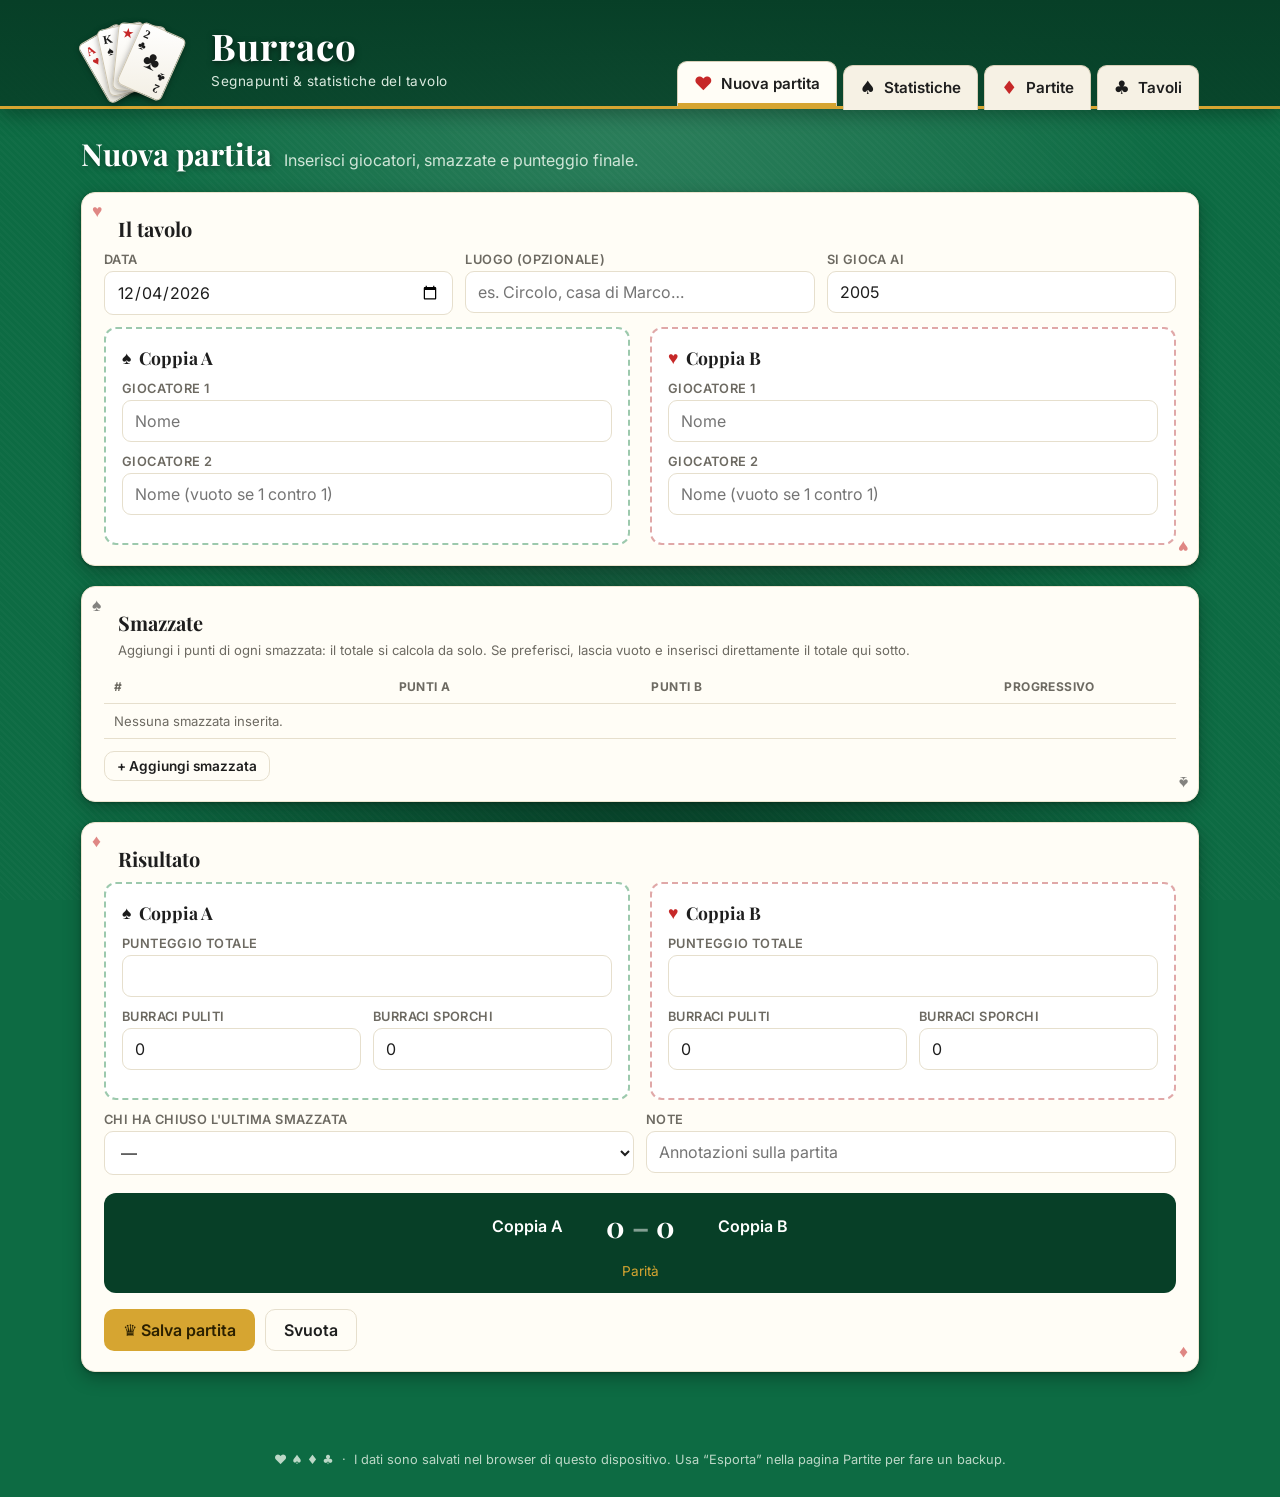
<file: index.html>
<!doctype html>
<html lang="it">
<head>
  <meta charset="utf-8">
  <meta name="viewport" content="width=device-width, initial-scale=1">
  <title>Burraco · Nuova partita</title>
  <link rel="preconnect" href="https://fonts.googleapis.com">
  <link href="https://fonts.googleapis.com/css2?family=Inter:wght@400;600;700&family=Playfair+Display:wght@700&display=swap" rel="stylesheet">
  <link rel="stylesheet" href="assets/style.css">
  <link rel="icon" href="data:image/svg+xml,<svg xmlns='http://www.w3.org/2000/svg' viewBox='0 0 100 100'><text y='.9em' font-size='90' fill='%23c62828'>♥</text></svg>">
</head>
<body data-page="nuova">
  <header id="site-header"></header>
  <main>
    <div class="page-title">
      <h2 id="form-title">Nuova partita</h2>
      <p>Inserisci giocatori, smazzate e punteggio finale.</p>
    </div>

    <form id="game-form" autocomplete="off">
      <div class="panel suit-red" data-suit="♥">
        <h3>Il tavolo</h3>
        <div class="row">
          <div class="field"><label for="data">Data</label><input type="date" id="data" required></div>
          <div class="field"><label for="luogo">Luogo (opzionale)</label><input id="luogo" placeholder="es. Circolo, casa di Marco…"></div>
          <div class="field"><label for="obiettivo">Si gioca ai</label><input type="number" id="obiettivo" value="2005" step="5"></div>
        </div>

        <div class="grid-2">
          <div class="team-box team-a">
            <h4><span class="black">♠</span> Coppia A</h4>
            <div class="field"><label>Giocatore 1</label><input class="player" id="a1" list="players" required placeholder="Nome"></div>
            <div class="field"><label>Giocatore 2</label><input class="player" id="a2" list="players" placeholder="Nome (vuoto se 1 contro 1)"></div>
          </div>
          <div class="team-box team-b">
            <h4><span class="red">♥</span> Coppia B</h4>
            <div class="field"><label>Giocatore 1</label><input class="player" id="b1" list="players" required placeholder="Nome"></div>
            <div class="field"><label>Giocatore 2</label><input class="player" id="b2" list="players" placeholder="Nome (vuoto se 1 contro 1)"></div>
          </div>
        </div>
        <datalist id="players"></datalist>
      </div>

      <div class="panel" data-suit="♠">
        <h3>Smazzate</h3>
        <p class="hint" style="margin:-4px 0 12px 14px">Aggiungi i punti di ogni smazzata: il totale si calcola da solo. Se preferisci, lascia vuoto e inserisci direttamente il totale qui sotto.</p>
        <div class="table-wrap">
          <table class="hands">
            <thead><tr><th>#</th><th class="num">Punti A</th><th class="num">Punti B</th><th class="num">Progressivo</th><th></th></tr></thead>
            <tbody id="hands-body"></tbody>
          </table>
        </div>
        <div class="btn-row" style="margin-top:12px">
          <button type="button" class="btn ghost small" id="add-hand">+ Aggiungi smazzata</button>
        </div>
      </div>

      <div class="panel suit-red" data-suit="♦">
        <h3>Risultato</h3>
        <div class="grid-2">
          <div class="team-box team-a">
            <h4><span class="black">♠</span> <span class="lbl-a">Coppia A</span></h4>
            <div class="field"><label>Punteggio totale</label><input type="number" id="puntiA" required step="5"></div>
            <div class="row">
              <div class="field"><label>Burraci puliti</label><input type="number" id="pulitiA" min="0" value="0"></div>
              <div class="field"><label>Burraci sporchi</label><input type="number" id="sporchiA" min="0" value="0"></div>
            </div>
          </div>
          <div class="team-box team-b">
            <h4><span class="red">♥</span> <span class="lbl-b">Coppia B</span></h4>
            <div class="field"><label>Punteggio totale</label><input type="number" id="puntiB" required step="5"></div>
            <div class="row">
              <div class="field"><label>Burraci puliti</label><input type="number" id="pulitiB" min="0" value="0"></div>
              <div class="field"><label>Burraci sporchi</label><input type="number" id="sporchiB" min="0" value="0"></div>
            </div>
          </div>
        </div>
        <div class="row" style="margin-top:12px">
          <div class="field"><label for="chiusura">Chi ha chiuso l'ultima smazzata</label>
            <select id="chiusura"><option value="">—</option><option value="A">Coppia A</option><option value="B">Coppia B</option></select>
          </div>
          <div class="field"><label for="note">Note</label><input id="note" placeholder="Annotazioni sulla partita"></div>
        </div>

        <div class="preview" id="preview"></div>

        <div class="btn-row">
          <button type="submit" class="btn gold" id="save-btn">♛ Salva partita</button>
          <button type="button" class="btn ghost" id="reset-btn">Svuota</button>
          <a class="btn ghost" href="partite.html" id="cancel-edit" hidden>Annulla modifica</a>
        </div>
      </div>
    </form>
  </main>

  <script src="assets/common.js"></script>
  <script src="assets/nuova.js"></script>
</body>
</html>
</file>
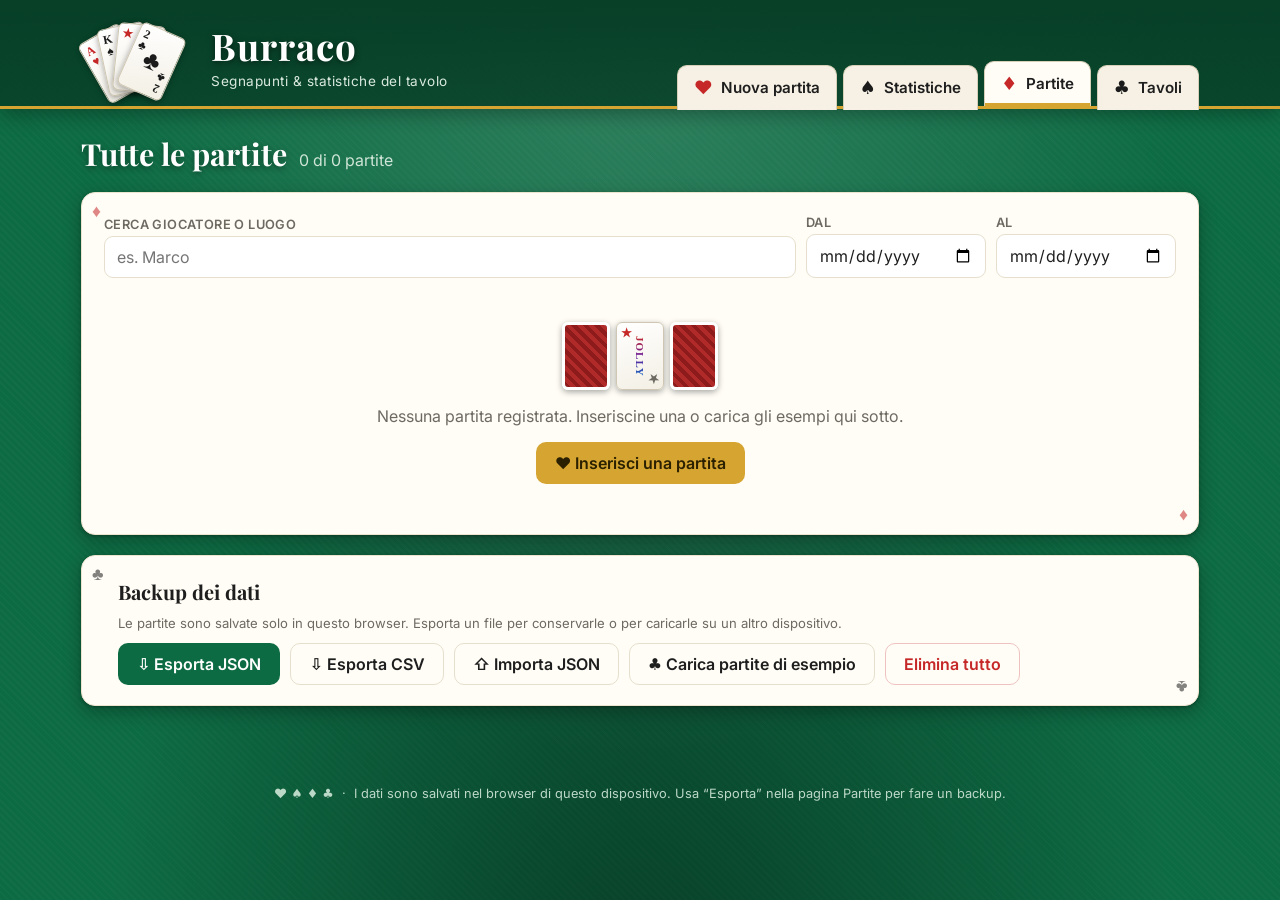
<file: partite.html>
<!doctype html>
<html lang="it">
<head>
  <meta charset="utf-8">
  <meta name="viewport" content="width=device-width, initial-scale=1">
  <title>Burraco · Partite</title>
  <link rel="preconnect" href="https://fonts.googleapis.com">
  <link href="https://fonts.googleapis.com/css2?family=Inter:wght@400;600;700&family=Playfair+Display:wght@700&display=swap" rel="stylesheet">
  <link rel="stylesheet" href="assets/style.css">
  <link rel="icon" href="data:image/svg+xml,<svg xmlns='http://www.w3.org/2000/svg' viewBox='0 0 100 100'><text y='.9em' font-size='90' fill='%23c62828'>♦</text></svg>">
</head>
<body data-page="partite">
  <header id="site-header"></header>
  <main>
    <div class="page-title">
      <h2>Tutte le partite</h2>
      <p id="count"></p>
    </div>

    <div class="panel suit-red" data-suit="♦">
      <div class="toolbar">
        <div class="field"><label for="q">Cerca giocatore o luogo</label><input id="q" placeholder="es. Marco"></div>
        <div class="field" style="max-width:180px"><label for="dal">Dal</label><input type="date" id="dal"></div>
        <div class="field" style="max-width:180px"><label for="al">Al</label><input type="date" id="al"></div>
      </div>
      <div id="list"></div>
    </div>

    <div class="panel" data-suit="♣">
      <h3>Backup dei dati</h3>
      <p class="hint" style="margin:0 0 12px 14px">Le partite sono salvate solo in questo browser. Esporta un file per conservarle o per caricarle su un altro dispositivo.</p>
      <div class="btn-row" style="padding-left:14px">
        <button class="btn" id="export">⇩ Esporta JSON</button>
        <button class="btn ghost" id="export-csv">⇩ Esporta CSV</button>
        <label class="btn ghost" style="margin:0;text-transform:none;letter-spacing:0;font-size:inherit;color:var(--ink)">⇧ Importa JSON<input type="file" id="import" accept=".json,application/json" hidden></label>
        <button class="btn ghost" id="demo">♣ Carica partite di esempio</button>
        <button class="btn danger" id="wipe">Elimina tutto</button>
      </div>
    </div>
  </main>

  <script src="assets/common.js"></script>
  <script>
  (function () {
    if (new URLSearchParams(location.search).get('saved')) setTimeout(() => toast('Modifiche salvate ♛'), 300);

    function draw() {
      const all = Store.all();
      const q = norm($('#q').value), dal = $('#dal').value, al = $('#al').value;
      const list = sortByDate(all).filter(g => {
        if (dal && g.data < dal) return false;
        if (al && g.data > al) return false;
        if (!q) return true;
        return [...g.a, ...g.b, g.luogo, g.note].some(s => norm(s).includes(q));
      });
      $('#count').textContent = `${list.length} di ${all.length} partite`;
      if (!all.length) { $('#list').innerHTML = emptyState('Nessuna partita registrata. Inseriscine una o carica gli esempi qui sotto.'); return; }
      if (!list.length) { $('#list').innerHTML = `<p class="empty">Nessuna partita corrisponde ai filtri.</p>`; return; }

      $('#list').innerHTML = list.map(g => {
        const w = winner(g);
        const hands = (g.smazzate || []);
        let ta = 0, tb = 0;
        return `<div class="match" data-id="${g.id}">
          <div class="m-date"><b>${fmtDate(g.data)}</b>${esc(g.luogo || '')}</div>
          <div class="m-team ${w === 'A' ? 'winner' : ''}">${esc(teamName(g.a))}<small>${g.pulitiA || 0} puliti · ${g.sporchiA || 0} sporchi${g.chiusura === 'A' ? ' · chiusura' : ''}</small></div>
          <div class="score">${fmt(g.puntiA)} – ${fmt(g.puntiB)}</div>
          <div class="m-team right ${w === 'B' ? 'winner' : ''}">${esc(teamName(g.b))}<small>${g.pulitiB || 0} puliti · ${g.sporchiB || 0} sporchi${g.chiusura === 'B' ? ' · chiusura' : ''}</small></div>
          <div class="match-actions">
            <button class="btn ghost small" data-act="toggle" title="Dettagli">⋯</button>
            <a class="btn ghost small" href="index.html?edit=${g.id}">Modifica</a>
            <button class="btn danger small" data-act="del">Elimina</button>
          </div>
          <div class="match-detail">
            ${w === 'X' ? '<b>Pareggio</b>' : `<b>Vince ${esc(teamName(w === 'A' ? g.a : g.b))}</b> di ${fmt(Math.abs(g.puntiA - g.puntiB))} punti`}
            ${g.obiettivo ? ` · si giocava ai ${fmt(g.obiettivo)}` : ''}
            ${g.note ? `<br>📝 ${esc(g.note)}` : ''}
            ${hands.length ? `<div class="table-wrap" style="margin-top:8px"><table><thead><tr><th>Smazzata</th><th class="num">${esc(teamName(g.a))}</th><th class="num">${esc(teamName(g.b))}</th><th class="num">Progressivo</th></tr></thead><tbody>
              ${hands.map((h, i) => { ta += h.a; tb += h.b; return `<tr><td>${i + 1}</td><td class="num">${fmt(h.a)}</td><td class="num">${fmt(h.b)}</td><td class="num">${fmt(ta)} – ${fmt(tb)}</td></tr>`; }).join('')}
            </tbody></table></div>` : '<br><span class="hint">Smazzate non registrate.</span>'}
          </div>
        </div>`;
      }).join('');
    }

    $('#list').addEventListener('click', e => {
      const b = e.target.closest('[data-act]');
      if (!b) return;
      const m = b.closest('.match');
      if (b.dataset.act === 'toggle') m.classList.toggle('open');
      if (b.dataset.act === 'del' && confirm('Eliminare questa partita?')) { Store.remove(m.dataset.id); draw(); toast('Partita eliminata'); }
    });
    ['q', 'dal', 'al'].forEach(id => $('#' + id).addEventListener('input', draw));

    function download(name, text, type) {
      const a = document.createElement('a');
      a.href = URL.createObjectURL(new Blob([text], { type }));
      a.download = name; a.click();
      setTimeout(() => URL.revokeObjectURL(a.href), 1000);
    }
    $('#export').onclick = () => download(`burraco-${today()}.json`, JSON.stringify(Store.all(), null, 2), 'application/json');
    $('#export-csv').onclick = () => {
      const rows = [['data', 'luogo', 'coppiaA_1', 'coppiaA_2', 'coppiaB_1', 'coppiaB_2', 'puntiA', 'puntiB', 'pulitiA', 'sporchiA', 'pulitiB', 'sporchiB', 'chiusura', 'note']];
      sortByDate(Store.all(), false).forEach(g => rows.push([g.data, g.luogo, g.a[0], g.a[1], g.b[0], g.b[1], g.puntiA, g.puntiB, g.pulitiA, g.sporchiA, g.pulitiB, g.sporchiB, g.chiusura, g.note]));
      download(`burraco-${today()}.csv`, rows.map(r => r.map(v => `"${String(v ?? '').replace(/"/g, '""')}"`).join(';')).join('\n'), 'text/csv');
    };
    $('#import').onchange = async e => {
      const f = e.target.files[0]; if (!f) return;
      try {
        const data = JSON.parse(await f.text());
        if (!Array.isArray(data)) throw new Error();
        const cur = Store.all(); const ids = new Set(cur.map(g => g.id));
        let added = 0;
        data.forEach(g => { if (g && g.id && Array.isArray(g.a) && Array.isArray(g.b) && !ids.has(g.id)) { cur.push(g); added++; } });
        Store.save(cur); draw(); toast(`${added} partite importate`);
      } catch (err) { toast('File non valido'); }
      e.target.value = '';
    };
    $('#wipe').onclick = () => { if (confirm('Eliminare TUTTE le partite? Fai prima un backup!')) { Store.save([]); draw(); } };

    $('#demo').onclick = () => {
      const P = ['Marco', 'Giulia', 'Luca', 'Sara', 'Paolo', 'Anna'];
      const pairs = [[['Marco', 'Giulia'], ['Luca', 'Sara']], [['Marco', 'Giulia'], ['Paolo', 'Anna']], [['Luca', 'Paolo'], ['Sara', 'Anna']], [['Marco', 'Luca'], ['Giulia', 'Sara']], [['Paolo', 'Anna'], ['Luca', 'Sara']]];
      const cur = Store.all();
      const r = (a, b) => Math.round((a + Math.random() * (b - a)) / 5) * 5;
      for (let i = 0; i < 24; i++) {
        const [a, b] = pairs[i % pairs.length];
        const d = new Date(); d.setDate(d.getDate() - (24 - i) * 4);
        const smazzate = []; let ta = 0, tb = 0;
        while (ta < 2005 && tb < 2005) { const h = { a: r(-150, 1100), b: r(-150, 1100) }; smazzate.push(h); ta += h.a; tb += h.b; }
        cur.push({
          id: uid(), creato: Date.now() + i, data: d.toISOString().slice(0, 10), luogo: i % 3 ? 'Circolo' : 'Casa', obiettivo: 2005,
          a: [...a], b: [...b], puntiA: ta, puntiB: tb,
          pulitiA: r(0, 15) / 5 | 0, sporchiA: r(0, 20) / 5 | 0, pulitiB: r(0, 15) / 5 | 0, sporchiB: r(0, 20) / 5 | 0,
          chiusura: ta > tb ? 'A' : 'B', note: '', smazzate
        });
      }
      Store.save(cur); draw(); toast('24 partite di esempio caricate');
    };

    draw();
  })();
  </script>
</body>
</html>
</file>
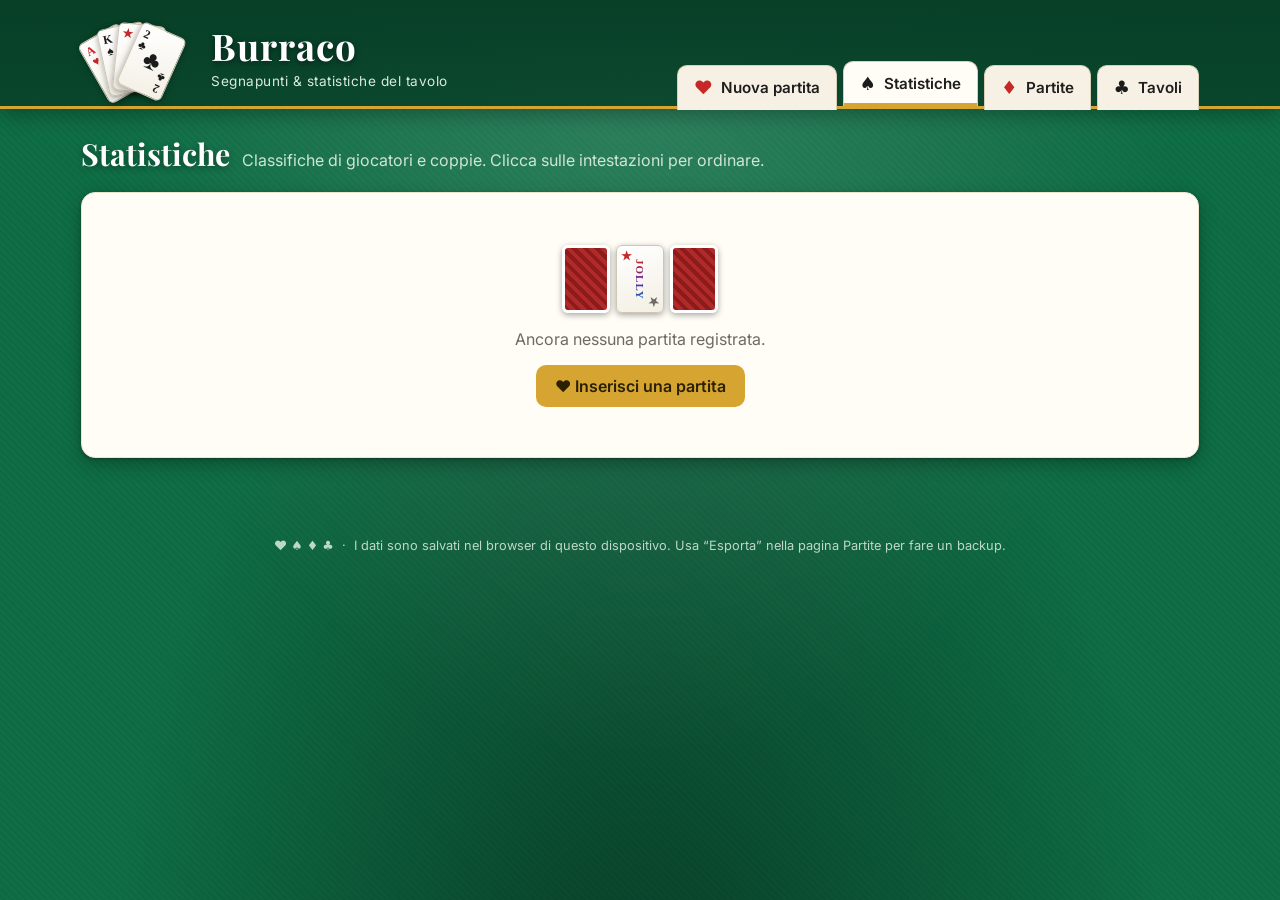
<file: statistiche.html>
<!doctype html>
<html lang="it">
<head>
  <meta charset="utf-8">
  <meta name="viewport" content="width=device-width, initial-scale=1">
  <title>Burraco · Statistiche</title>
  <link rel="preconnect" href="https://fonts.googleapis.com">
  <link href="https://fonts.googleapis.com/css2?family=Inter:wght@400;600;700&family=Playfair+Display:wght@700&display=swap" rel="stylesheet">
  <link rel="stylesheet" href="assets/style.css">
  <link rel="icon" href="data:image/svg+xml,<svg xmlns='http://www.w3.org/2000/svg' viewBox='0 0 100 100'><text y='.9em' font-size='90'>♠</text></svg>">
</head>
<body data-page="statistiche">
  <header id="site-header"></header>
  <main>
    <div class="page-title">
      <h2>Statistiche</h2>
      <p>Classifiche di giocatori e coppie. Clicca sulle intestazioni per ordinare.</p>
    </div>
    <div id="content"></div>
  </main>
  <script src="assets/common.js"></script>
  <script>
  (function () {
    const list = Store.all();
    const root = $('#content');
    if (!list.length) { root.innerHTML = `<div class="panel">${emptyState('Ancora nessuna partita registrata.')}</div>`; return; }

    const players = statsByPlayer(list);
    const teams = statsByTeam(list);
    let best = null, totBurraci = 0, totPunti = 0, maxDiff = null;
    list.forEach(g => {
      ['A', 'B'].forEach(s => {
        const sd = side(g, s);
        totBurraci += sd.puliti + sd.sporchi;
        totPunti += sd.punti;
        if (!best || sd.punti > best.punti) best = sd;
      });
      const d = Math.abs(g.puntiA - g.puntiB);
      if (!maxDiff || d > maxDiff.d) maxDiff = { d, g };
    });
    const topPlayer = [...players].filter(p => p.g >= 1).sort((a, b) => b.winPct - a.winPct || b.v - a.v)[0];
    const topTeam = [...teams].sort((a, b) => b.v - a.v || b.winPct - a.winPct)[0];

    const kpi = (suit, red, label, value, sub) => `<div class="kpi"><span class="k-suit ${red ? 'red' : 'black'}">${suit}</span>
      <div class="k-label">${label}</div><div class="k-value">${value}</div><div class="k-sub">${sub || ''}</div></div>`;

    root.innerHTML = `
      <div class="kpis">
        ${kpi('♥', 1, 'Partite giocate', fmt(list.length), `${players.length} giocatori · ${teams.length} coppie`)}
        ${kpi('♠', 0, 'Miglior giocatore', esc(topPlayer.label), `${topPlayer.winPct}% vittorie su ${topPlayer.g} partite`)}
        ${kpi('♦', 1, 'Coppia più vincente', esc(topTeam.label), `${topTeam.v} vittorie su ${topTeam.g}`)}
        ${kpi('♣', 0, 'Punteggio record', fmt(best.punti), `${esc(teamName(best.players))} · ${fmtDate(best.game.data)}`)}
        ${kpi('♥', 1, 'Media punti per coppia', fmt(totPunti / (list.length * 2)), 'a partita')}
        ${kpi('★', 1, 'Burraci totali', fmt(totBurraci), `vittoria più netta: +${fmt(maxDiff.d)}`)}
      </div>
      <div class="panel" data-suit="♠"><h3>Classifica giocatori</h3><div id="t-players"></div></div>
      <div class="panel suit-red" data-suit="♦"><h3>Classifica coppie</h3><div id="t-teams"></div></div>
      <div class="panel" data-suit="♣"><h3>Partite per mese</h3><div id="t-months"></div></div>`;

    const cols = [
      { key: 'label', label: 'Nome', render: r => `<b>${esc(r.label)}</b>` },
      { key: 'g', label: 'G', num: 1, title: 'Partite giocate' },
      { key: 'v', label: 'V', num: 1, title: 'Vittorie' },
      { key: 'p', label: 'P', num: 1, title: 'Sconfitte' },
      { key: 'n', label: 'N', num: 1, title: 'Pareggi' },
      { key: 'winPct', label: '% Vitt.', num: 1, render: r => `${r.winPct}%<span class="meter"><span style="width:${r.winPct}%"></span></span>` },
      { key: 'media', label: 'Media punti', num: 1, render: r => fmt(r.media) },
      { key: 'diff', label: 'Diff. media', num: 1, render: r => `<span style="color:${r.diff >= 0 ? 'var(--win)' : 'var(--lose)'}">${r.diff >= 0 ? '+' : ''}${fmt(r.diff)}</span>` },
      { key: 'max', label: 'Record', num: 1, render: r => fmt(r.max) },
      { key: 'puliti', label: 'B. puliti', num: 1 },
      { key: 'sporchi', label: 'B. sporchi', num: 1 },
      { key: 'chiusure', label: 'Chiusure', num: 1 },
      { key: 'forma', label: 'Ultime 5', sortable: false, render: r => formDots(r.forma) }
    ];
    sortableTable($('#t-players'), players, cols, 'winPct');
    sortableTable($('#t-teams'), teams, cols, 'v');

    // per mese
    const months = new Map();
    list.forEach(g => {
      const k = (g.data || '').slice(0, 7);
      if (!months.has(k)) months.set(k, { k, g: 0, punti: 0 });
      const m = months.get(k); m.g++; m.punti += g.puntiA + g.puntiB;
    });
    const ms = [...months.values()].sort((a, b) => b.k.localeCompare(a.k));
    const maxG = Math.max(...ms.map(m => m.g));
    const nomeMese = k => { const [y, m] = k.split('-'); return new Date(y, m - 1, 1).toLocaleDateString('it-IT', { month: 'long', year: 'numeric' }); };
    $('#t-months').innerHTML = `<div class="table-wrap"><table><thead><tr><th>Mese</th><th class="num">Partite</th><th></th><th class="num">Punti medi a partita</th></tr></thead><tbody>
      ${ms.map(m => `<tr><td style="text-transform:capitalize">${nomeMese(m.k)}</td><td class="num">${m.g}</td>
        <td style="width:40%"><span class="meter" style="width:100%;margin:0"><span style="width:${pct(m.g, maxG)}%"></span></span></td>
        <td class="num">${fmt(m.punti / m.g)}</td></tr>`).join('')}
    </tbody></table></div>`;
  })();
  </script>
</body>
</html>
</file>
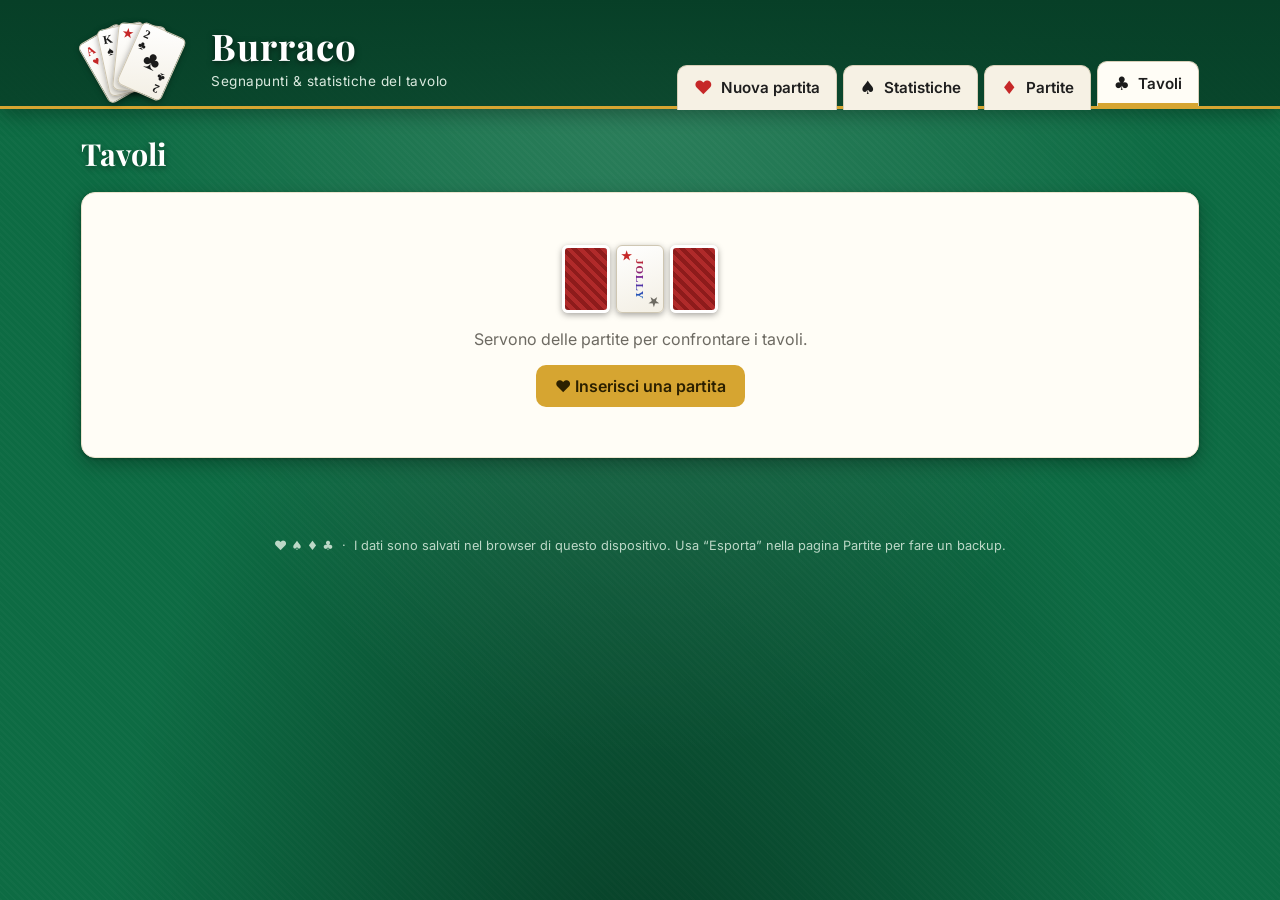
<file: tavoli.html>
<!doctype html>
<html lang="it">
<head>
  <meta charset="utf-8">
  <meta name="viewport" content="width=device-width, initial-scale=1">
  <title>Burraco · Tavoli</title>
  <link rel="preconnect" href="https://fonts.googleapis.com">
  <link href="https://fonts.googleapis.com/css2?family=Inter:wght@400;600;700&family=Playfair+Display:wght@700&display=swap" rel="stylesheet">
  <link rel="stylesheet" href="assets/style.css">
  <link rel="icon" href="data:image/svg+xml,<svg xmlns='http://www.w3.org/2000/svg' viewBox='0 0 100 100'><text y='.9em' font-size='90'>♣</text></svg>">
</head>
<body data-page="tavoli">
  <header id="site-header"></header>
  <main>
    <div class="page-title">
      <h2>Tavoli</h2>
      <p>Scegli la coppia e gli avversari per vedere gli scontri diretti.</p>
    </div>

    <div class="panel" data-suit="♣">
      <div class="versus">
        <div class="team-box team-a">
          <h4><span class="black">♠</span> Coppia</h4>
          <div class="field"><label>Giocatore 1</label><select class="sel" id="c1"></select></div>
          <div class="field"><label>Giocatore 2</label><select class="sel" id="c2"></select></div>
        </div>
        <div class="vs">VS</div>
        <div class="team-box team-b">
          <h4><span class="red">♥</span> Avversari</h4>
          <div class="field"><label>Giocatore 1</label><select class="sel" id="o1"></select></div>
          <div class="field"><label>Giocatore 2</label><select class="sel" id="o2"></select></div>
        </div>
      </div>
      <p class="hint" style="text-align:center">Puoi lasciare vuoti alcuni campi: per esempio scegli solo la coppia per vedere come se la cava contro tutti gli avversari.</p>
      <div class="btn-row" style="justify-content:center">
        <button class="btn ghost small" id="swap">⇄ Inverti</button>
        <button class="btn ghost small" id="clear">Svuota</button>
      </div>
    </div>

    <div id="result"></div>

    <div class="panel suit-red" data-suit="♦" id="popular-panel">
      <h3>Tavoli più giocati</h3>
      <div id="popular"></div>
    </div>
  </main>

  <script src="assets/common.js"></script>
  <script>
  (function () {
    const list = Store.all();
    const players = allPlayers(list);
    const ids = ['c1', 'c2', 'o1', 'o2'];

    if (!list.length) {
      $('main').innerHTML = `<div class="page-title"><h2>Tavoli</h2></div><div class="panel">${emptyState('Servono delle partite per confrontare i tavoli.')}</div>`;
      return;
    }

    ids.forEach(id => $('#' + id).innerHTML = `<option value="">— nessuno —</option>` + players.map(p => `<option value="${esc(norm(p))}">${esc(p)}</option>`).join(''));

    const sel = () => {
      const v = id => $('#' + id).value;
      return { c: [v('c1'), v('c2')].filter(Boolean), o: [v('o1'), v('o2')].filter(Boolean) };
    };
    const nameOf = k => players.find(p => norm(p) === k) || k;
    const has = (team, needed) => { const t = teamPlayers(team).map(norm); return needed.every(n => t.includes(n)); };

    function render() {
      const { c, o } = sel();
      // disabilita i giocatori già scelti negli altri campi
      ids.forEach(id => {
        const others = ids.filter(x => x !== id).map(x => $('#' + x).value).filter(Boolean);
        $$('option', $('#' + id)).forEach(op => op.disabled = op.value && others.includes(op.value));
      });
      // salva selezione nell'URL
      const qs = new URLSearchParams(); ids.forEach(id => $('#' + id).value && qs.set(id, $('#' + id).value));
      history.replaceState(null, '', qs.toString() ? '?' + qs : location.pathname);

      const out = $('#result');
      if (!c.length) { out.innerHTML = ''; return; }

      // partite dal punto di vista della "coppia"
      const sides = [];
      list.forEach(g => ['A', 'B'].forEach(s => {
        const me = s === 'A' ? g.a : g.b, them = s === 'A' ? g.b : g.a;
        if (has(me, c) && has(them, o)) sides.push(side(g, s));
      }));
      sides.sort((x, y) => (y.game.data || '').localeCompare(x.game.data || ''));

      const cName = c.length === 2 ? c.map(nameOf).join(' & ') : nameOf(c[0]) + (c.length === 1 ? ' (con chiunque)' : '');
      const oName = o.length === 2 ? o.map(nameOf).join(' & ') : o.length === 1 ? nameOf(o[0]) + ' (con chiunque)' : 'Tutti gli avversari';

      if (!sides.length) {
        out.innerHTML = `<div class="panel" data-suit="♠">${emptyState(`Nessuna partita tra <b>${esc(cName)}</b> e <b>${esc(oName)}</b>.`, false)}</div>`;
        return;
      }

      const A = newAgg(cName), B = newAgg(oName);
      sides.forEach(sd => {
        addToAgg(A, sd);
        const op = side(sd.game, sd.other); addToAgg(B, op);
      });
      [...sides].reverse().forEach((sd, i) => { A.forma[i] = sd.esito; B.forma[i] = side(sd.game, sd.other).esito; });
      finalizeAgg(A); finalizeAgg(B);

      const row = (label, a, b, f = fmt, higher = true) => {
        const ba = higher ? a > b : a < b, bb = higher ? b > a : b < a;
        return `<tr><td class="${ba ? 'best' : ''}">${f(a)}</td><td>${label}</td><td class="${bb ? 'best' : ''}">${f(b)}</td></tr>`;
      };

      // scomposizione per avversari (se non sono fissati entrambi)
      let breakdown = '';
      if (o.length < 2 || c.length < 2) {
        const m = new Map();
        sides.forEach(sd => {
          const k = (c.length < 2 ? teamKey(sd.players) + '>' : '') + teamKey(sd.opponents);
          const label = (c.length < 2 ? teamName(sd.players) + ' vs ' : '') + teamName(sd.opponents);
          if (!m.has(k)) m.set(k, newAgg(label));
          addToAgg(m.get(k), sd);
        });
        const rows = [...m.values()].map(finalizeAgg);
        breakdown = `<div class="panel" data-suit="♣"><h3>Dettaglio per tavolo</h3><div id="breakdown"></div></div>`;
        setTimeout(() => sortableTable($('#breakdown'), rows, [
          { key: 'label', label: 'Tavolo', render: r => `<b>${esc(r.label)}</b>` },
          { key: 'g', label: 'G', num: 1 }, { key: 'v', label: 'V', num: 1 }, { key: 'p', label: 'P', num: 1 },
          { key: 'winPct', label: '% Vitt.', num: 1, render: r => `${r.winPct}%<span class="meter"><span style="width:${r.winPct}%"></span></span>` },
          { key: 'media', label: 'Media punti', num: 1, render: r => fmt(r.media) },
          { key: 'diff', label: 'Diff. media', num: 1, render: r => `${r.diff >= 0 ? '+' : ''}${fmt(r.diff)}` },
          { key: 'forma', label: 'Ultime 5', sortable: false, render: r => formDots(r.forma) }
        ], 'g'));
      }

      out.innerHTML = `
        <div class="kpis">
          <div class="kpi"><span class="k-suit black">♠</span><div class="k-label">Partite giocate</div><div class="k-value">${A.g}</div><div class="k-sub">dal ${fmtDate(sides[sides.length - 1].game.data)} al ${fmtDate(sides[0].game.data)}</div></div>
          <div class="kpi"><span class="k-suit red">♥</span><div class="k-label">Bilancio</div><div class="k-value">${A.v}–${A.p}${A.n ? '–' + A.n : ''}</div><div class="k-sub">${A.v > A.p ? 'in vantaggio' : A.v < A.p ? 'in svantaggio' : 'in parità'} · ${A.winPct}% vittorie</div></div>
          <div class="kpi"><span class="k-suit black">♣</span><div class="k-label">Serie in corso</div><div class="k-value">${A.serie.replace('V', ' vitt.').replace('P', ' sconf.').replace('N', ' par.')}</div><div class="k-sub">${formDots(A.forma)}</div></div>
          <div class="kpi"><span class="k-suit red">♦</span><div class="k-label">Saldo punti</div><div class="k-value" style="color:${A.pf - A.ps >= 0 ? 'var(--win)' : 'var(--lose)'}">${A.pf - A.ps >= 0 ? '+' : ''}${fmt(A.pf - A.ps)}</div><div class="k-sub">${fmt(A.diff)} a partita</div></div>
        </div>

        <div class="panel" data-suit="♠">
          <h3>Testa a testa</h3>
          <div class="h2h-bar">
            <div class="a" style="width:${pct(A.v, A.g)}%">${A.v || ''}</div>
            <div class="x" style="width:${pct(A.n, A.g)}%">${A.n || ''}</div>
            <div class="b" style="width:${pct(B.v, A.g)}%">${B.v || ''}</div>
          </div>
          <div class="h2h-legend"><span><b class="black">♠ ${esc(cName)}</b></span><span><b class="red">${esc(oName)} ♥</b></span></div>
          <div class="table-wrap" style="margin-top:14px"><table class="compare">
            <thead><tr><th>${esc(cName)}</th><th></th><th>${esc(oName)}</th></tr></thead>
            <tbody>
              ${row('Vittorie', A.v, B.v)}
              ${row('% vittorie', A.winPct, B.winPct, x => x + '%')}
              ${row('Punti totali', A.pf, B.pf)}
              ${row('Media punti', A.media, B.media)}
              ${row('Punteggio record', A.max, B.max)}
              ${row('Burraci puliti', A.puliti, B.puliti)}
              ${row('Burraci sporchi', A.sporchi, B.sporchi)}
              ${row('Burraci a partita', A.burraci / A.g, B.burraci / B.g, fmt1)}
              ${row('Chiusure', A.chiusure, B.chiusure)}
            </tbody>
          </table></div>
        </div>
        ${breakdown}
        <div class="panel suit-red" data-suit="♦">
          <h3>Storico partite</h3>
          ${sides.map(sd => {
            const g = sd.game;
            return `<div class="match">
              <div class="m-date"><b>${fmtDate(g.data)}</b>${esc(g.luogo || '')}</div>
              <div class="m-team ${sd.esito === 'V' ? 'winner' : ''}">${esc(teamName(sd.players))}<small>${sd.puliti} puliti · ${sd.sporchi} sporchi</small></div>
              <div class="score">${fmt(sd.punti)} – ${fmt(sd.avv)}</div>
              <div class="m-team right ${sd.esito === 'P' ? 'winner' : ''}">${esc(teamName(sd.opponents))}</div>
              <div><span class="badge ${sd.esito}">${sd.esito === 'V' ? 'Vittoria' : sd.esito === 'P' ? 'Sconfitta' : 'Pareggio'}</span></div>
            </div>`;
          }).join('')}
        </div>`;
    }

    // tavoli più giocati
    const tables = new Map();
    list.forEach(g => {
      const ka = teamKey(g.a), kb = teamKey(g.b);
      const [k1, k2] = [ka, kb].sort();
      const k = k1 + ' vs ' + k2;
      if (!tables.has(k)) tables.set(k, { a: k1.split('|'), b: k2.split('|'), g: 0 });
      tables.get(k).g++;
    });
    const top = [...tables.values()].sort((x, y) => y.g - x.g).slice(0, 8);
    $('#popular').innerHTML = `<div class="btn-row" style="padding-left:14px">${top.map((t, i) =>
      `<button class="btn ghost small" data-t="${i}">${esc(t.a.map(nameOf).join(' & '))} <span class="red">vs</span> ${esc(t.b.map(nameOf).join(' & '))} · ${t.g}</button>`).join('')}</div>`;
    $('#popular').onclick = e => {
      const b = e.target.closest('[data-t]'); if (!b) return;
      const t = top[b.dataset.t];
      $('#c1').value = t.a[0] || ''; $('#c2').value = t.a[1] || '';
      $('#o1').value = t.b[0] || ''; $('#o2').value = t.b[1] || '';
      render(); window.scrollTo({ top: 0, behavior: 'smooth' });
    };

    ids.forEach(id => $('#' + id).addEventListener('change', render));
    $('#swap').onclick = () => {
      const v = ids.map(id => $('#' + id).value);
      $('#c1').value = v[2]; $('#c2').value = v[3]; $('#o1').value = v[0]; $('#o2').value = v[1];
      render();
    };
    $('#clear').onclick = () => { ids.forEach(id => $('#' + id).value = ''); render(); };

    // ripristina dall'URL
    const qs = new URLSearchParams(location.search);
    ids.forEach(id => { if (qs.get(id)) $('#' + id).value = qs.get(id); });
    render();
  })();
  </script>
</body>
</html>
</file>
<file: assets/style.css>
:root {
  --felt: #0d6b43;
  --felt-dark: #073f27;
  --felt-light: #138a57;
  --paper: #fffdf6;
  --paper-2: #f6f1e4;
  --ink: #1e1e1e;
  --muted: #6d6a62;
  --line: #e6dfcd;
  --red: #c62828;
  --black: #1b1b1b;
  --gold: #d6a531;
  --win: #1e8e4f;
  --lose: #c62828;
  --draw: #8a7f63;
  --radius: 14px;
  --shadow: 0 6px 18px rgba(0, 0, 0, .28), 0 1px 3px rgba(0, 0, 0, .25);
}

* { box-sizing: border-box; }
[hidden] { display: none !important; }

html, body { margin: 0; }

body {
  font-family: "Inter", system-ui, -apple-system, "Segoe UI", Roboto, sans-serif;
  color: var(--ink);
  min-height: 100vh;
  background-color: var(--felt);
  background-image:
    radial-gradient(ellipse at 50% 0%, rgba(255, 255, 255, .14), transparent 60%),
    radial-gradient(ellipse at 50% 120%, rgba(0, 0, 0, .45), transparent 60%),
    repeating-linear-gradient(45deg, rgba(255, 255, 255, .018) 0 2px, transparent 2px 5px);
  background-attachment: fixed;
}

h1, h2, h3 { font-family: "Playfair Display", Georgia, serif; margin: 0 0 .5em; }

a { color: inherit; }

.red { color: var(--red); }
.black { color: var(--black); }

/* ---------- HEADER ---------- */
.site-header {
  background: linear-gradient(180deg, var(--felt-dark), rgba(7, 63, 39, .85));
  border-bottom: 3px solid var(--gold);
  box-shadow: 0 4px 20px rgba(0, 0, 0, .35);
}
.header-inner {
  max-width: 1150px; margin: 0 auto; padding: 18px 16px 0;
  display: flex; flex-wrap: wrap; align-items: flex-end; justify-content: space-between; gap: 12px;
}
.brand { display: flex; align-items: center; gap: 18px; text-decoration: none; padding-bottom: 14px; }
.brand-title { color: #fff; }
.brand-title h1 { font-size: 2.3rem; margin: 0; letter-spacing: 1px; text-shadow: 0 2px 6px rgba(0, 0, 0, .5); }
.brand-title small { color: #d9e9de; font-size: .85rem; letter-spacing: .5px; }

.fan { position: relative; width: 112px; height: 74px; flex-shrink: 0; }
.fan .card { position: absolute; bottom: 0; left: 30px; transform-origin: 50% 110%; }
.fan .card:nth-child(1) { transform: rotate(-30deg); }
.fan .card:nth-child(2) { transform: rotate(-12deg); }
.fan .card:nth-child(3) { transform: rotate(6deg); }
.fan .card:nth-child(4) { transform: rotate(24deg); }

/* ---------- CARTE ---------- */
.card {
  width: 48px; height: 68px; border-radius: 6px;
  background: linear-gradient(160deg, #fff, #f3efe4);
  border: 1px solid #cfc7b3;
  box-shadow: 0 2px 6px rgba(0, 0, 0, .35);
  position: relative; font-family: Georgia, serif; font-weight: bold;
  display: inline-block;
}
.card .c-tl, .card .c-br { position: absolute; font-size: 12px; line-height: 1; text-align: center; }
.card .c-tl { top: 4px; left: 4px; }
.card .c-br { bottom: 4px; right: 4px; transform: rotate(180deg); }
.card .c-mid { position: absolute; inset: 0; display: grid; place-items: center; font-size: 26px; }
.card.joker .c-mid { font-size: 11px; letter-spacing: 1px; writing-mode: vertical-rl; }
.card.joker .c-mid span { background: linear-gradient(180deg, var(--red), #6a1b9a, #1565c0); -webkit-background-clip: text; background-clip: text; color: transparent; }
.card.back {
  background:
    repeating-linear-gradient(45deg, #8e1b1b 0 4px, #b02a2a 4px 8px);
  border: 3px solid #fff;
}

/* ---------- NAV ---------- */
.nav { display: flex; gap: 6px; flex-wrap: wrap; }
.nav a {
  text-decoration: none; font-weight: 600; font-size: .95rem;
  background: var(--paper-2); color: var(--ink);
  padding: 10px 16px 12px; border-radius: 10px 10px 0 0;
  border: 1px solid #d8cfb8; border-bottom: none;
  display: flex; align-items: center; gap: 8px;
  transform: translateY(4px); transition: transform .15s, background .15s;
}
.nav a:hover { transform: translateY(0); background: #fff; }
.nav a.active { background: var(--paper); transform: translateY(0); box-shadow: 0 -3px 0 var(--gold) inset; }
.nav a .suit { font-size: 1.15rem; }

/* ---------- LAYOUT ---------- */
main { max-width: 1150px; margin: 0 auto; padding: 24px 16px 60px; }
.page-title { color: #fff; display: flex; align-items: baseline; gap: 12px; flex-wrap: wrap; margin-bottom: 18px; }
.page-title h2 { font-size: 1.9rem; margin: 0; text-shadow: 0 2px 6px rgba(0, 0, 0, .4); }
.page-title p { margin: 0; color: #cfe5d7; }

.panel {
  background: var(--paper); border-radius: var(--radius); box-shadow: var(--shadow);
  padding: 22px 22px 20px; margin-bottom: 20px; position: relative;
  border: 1px solid #ece4cf;
}
.panel[data-suit]::before, .panel[data-suit]::after {
  content: attr(data-suit); position: absolute; font-size: 1.1rem; opacity: .55; font-family: Georgia, serif;
}
.panel[data-suit]::before { top: 8px; left: 10px; }
.panel[data-suit]::after { bottom: 8px; right: 10px; transform: rotate(180deg); }
.panel.suit-red::before, .panel.suit-red::after { color: var(--red); }
.panel h3 { font-size: 1.25rem; padding-left: 14px; }

.grid-2 { display: grid; grid-template-columns: 1fr 1fr; gap: 20px; }
.grid-3 { display: grid; grid-template-columns: repeat(3, 1fr); gap: 14px; }
@media (max-width: 800px) {
  .grid-2, .grid-3 { grid-template-columns: 1fr; }
}

/* ---------- FORM ---------- */
label { display: block; font-size: .8rem; font-weight: 600; color: var(--muted); margin-bottom: 4px; text-transform: uppercase; letter-spacing: .4px; }
input, select, textarea {
  width: 100%; font: inherit; padding: 10px 12px; border-radius: 9px;
  border: 1px solid var(--line); background: #fff; color: var(--ink);
}
input:focus, select:focus, textarea:focus { outline: 2px solid var(--gold); border-color: var(--gold); }
input[readonly] { background: var(--paper-2); }
.field { margin-bottom: 12px; }
.row { display: flex; gap: 12px; }
.row > * { flex: 1; min-width: 0; }

.team-box { border-radius: 12px; padding: 16px; border: 2px dashed var(--line); background: #fff; }
.team-box.team-a { border-color: #9cc9ad; }
.team-box.team-b { border-color: #e0a8a8; }
.team-box h4 { margin: 0 0 12px; font-family: "Playfair Display", serif; font-size: 1.1rem; display: flex; align-items: center; gap: 8px; }

.btn {
  font: inherit; font-weight: 600; cursor: pointer; border-radius: 10px; padding: 10px 18px;
  border: 1px solid transparent; background: var(--felt); color: #fff;
  display: inline-flex; align-items: center; gap: 8px; text-decoration: none;
  transition: filter .15s, transform .05s;
}
.btn:hover { filter: brightness(1.1); }
.btn:active { transform: translateY(1px); }
.btn.gold { background: var(--gold); color: #2b2000; }
.btn.ghost { background: transparent; color: var(--ink); border-color: var(--line); }
.btn.danger { background: transparent; color: var(--red); border-color: #efc2c2; }
.btn.small { padding: 6px 12px; font-size: .85rem; }
.btn-row { display: flex; gap: 10px; flex-wrap: wrap; align-items: center; }

/* ---------- TABELLE ---------- */
.table-wrap { overflow-x: auto; }
table { width: 100%; border-collapse: collapse; font-size: .92rem; }
th, td { padding: 9px 10px; text-align: left; border-bottom: 1px solid var(--line); white-space: nowrap; }
th { font-size: .75rem; text-transform: uppercase; letter-spacing: .4px; color: var(--muted); cursor: default; }
th.sortable { cursor: pointer; user-select: none; }
th.sortable:hover { color: var(--ink); }
th.sorted::after { content: " ▾"; }
th.sorted.asc::after { content: " ▴"; }
td.num, th.num { text-align: right; font-variant-numeric: tabular-nums; }
tbody tr:hover { background: #faf6ea; }
.rank { font-weight: 700; color: var(--muted); width: 28px; }
tr.top1 .rank { color: var(--gold); }

.hands td input { padding: 6px 8px; }

.meter { display: inline-block; width: 70px; height: 7px; background: #ece5d2; border-radius: 4px; vertical-align: middle; margin-left: 6px; overflow: hidden; }
.meter > span { display: block; height: 100%; background: var(--felt-light); border-radius: 4px; }

.form-dots { display: inline-flex; gap: 3px; }
.dot { width: 18px; height: 18px; border-radius: 4px; font-size: 10px; font-weight: 700; color: #fff; display: inline-grid; place-items: center; }
.dot.V { background: var(--win); }
.dot.P { background: var(--lose); }
.dot.N { background: var(--draw); }

/* ---------- KPI ---------- */
.kpis { display: grid; grid-template-columns: repeat(auto-fit, minmax(160px, 1fr)); gap: 14px; margin-bottom: 20px; }
.kpi {
  background: var(--paper); border-radius: 12px; padding: 14px 16px; box-shadow: var(--shadow); position: relative;
  border: 1px solid #ece4cf;
}
.kpi .k-suit { position: absolute; top: 10px; right: 12px; font-size: 1.3rem; opacity: .5; }
.kpi .k-label { font-size: .72rem; text-transform: uppercase; letter-spacing: .5px; color: var(--muted); font-weight: 600; }
.kpi .k-value { font-family: "Playfair Display", serif; font-size: 1.9rem; font-weight: 700; line-height: 1.2; margin-top: 4px; }
.kpi .k-sub { font-size: .8rem; color: var(--muted); }

/* ---------- PARTITE ---------- */
.match {
  display: grid; grid-template-columns: 110px 1fr auto 1fr auto; gap: 14px; align-items: center;
  padding: 14px 4px; border-bottom: 1px solid var(--line);
}
.match:last-child { border-bottom: none; }
.match .m-date { font-size: .85rem; color: var(--muted); }
.match .m-date b { display: block; color: var(--ink); font-size: .95rem; }
.match .m-team { font-weight: 600; }
.match .m-team.right { text-align: right; }
.match .m-team.winner::before { content: "♛"; color: var(--gold); margin-right: 6px; }
.match .m-team small { display: block; font-weight: 400; color: var(--muted); font-size: .78rem; }
.score {
  font-family: "Playfair Display", serif; font-weight: 700; font-size: 1.3rem; font-variant-numeric: tabular-nums;
  background: var(--felt-dark); color: #fff; padding: 6px 14px; border-radius: 8px; white-space: nowrap;
}
.match-actions { display: flex; gap: 6px; }
.match-detail { grid-column: 1 / -1; background: var(--paper-2); border-radius: 10px; padding: 10px 14px; font-size: .88rem; display: none; }
.match.open .match-detail { display: block; }
@media (max-width: 760px) {
  .match { grid-template-columns: 1fr auto 1fr; }
  .match .m-date { grid-column: 1 / -1; }
  .match-actions { grid-column: 1 / -1; justify-content: flex-end; }
}

.badge { display: inline-block; padding: 2px 8px; border-radius: 20px; font-size: .75rem; font-weight: 700; }
.badge.V { background: #dff3e7; color: var(--win); }
.badge.P { background: #fbe1e1; color: var(--lose); }
.badge.N { background: #eee9dc; color: var(--draw); }

.empty { text-align: center; padding: 30px 10px; color: var(--muted); }
.empty .cards { display: flex; justify-content: center; gap: 6px; margin-bottom: 12px; }

/* ---------- PREVIEW / VERSUS ---------- */
.preview {
  display: flex; align-items: center; justify-content: center; gap: 18px; flex-wrap: wrap;
  background: var(--felt-dark); color: #fff; border-radius: 12px; padding: 14px; margin: 6px 0 16px;
}
.preview .p-team { font-weight: 600; min-width: 120px; text-align: center; }
.preview .p-score { font-family: "Playfair Display", serif; font-size: 1.8rem; font-weight: 700; }
.preview .p-lead { color: var(--gold); font-size: .85rem; text-align: center; width: 100%; }

.versus { display: grid; grid-template-columns: 1fr auto 1fr; gap: 16px; align-items: stretch; }
.versus .vs { align-self: center; font-family: "Playfair Display", serif; font-size: 1.6rem; font-weight: 700; color: var(--gold); }
@media (max-width: 760px) { .versus { grid-template-columns: 1fr; } .versus .vs { text-align: center; } }

.h2h-bar { display: flex; height: 34px; border-radius: 9px; overflow: hidden; margin: 10px 0 4px; font-weight: 700; color: #fff; font-size: .9rem; }
.h2h-bar > div { display: grid; place-items: center; min-width: 0; transition: width .4s; }
.h2h-bar .a { background: var(--felt-light); }
.h2h-bar .x { background: var(--draw); }
.h2h-bar .b { background: var(--red); }
.h2h-legend { display: flex; justify-content: space-between; font-size: .85rem; color: var(--muted); }

.compare td:first-child, .compare th:first-child { text-align: right; width: 38%; }
.compare td:nth-child(2), .compare th:nth-child(2) { text-align: center; color: var(--muted); font-size: .78rem; text-transform: uppercase; letter-spacing: .4px; }
.compare td:last-child, .compare th:last-child { text-align: left; width: 38%; }
.compare td.best { color: var(--win); font-weight: 700; }

.toolbar { display: flex; gap: 10px; flex-wrap: wrap; align-items: end; margin-bottom: 14px; }
.toolbar .field { margin: 0; min-width: 180px; flex: 1; }

/* ---------- TOAST ---------- */
.toast {
  position: fixed; left: 50%; bottom: 24px; transform: translateX(-50%) translateY(120px);
  background: var(--ink); color: #fff; padding: 12px 20px; border-radius: 10px; box-shadow: var(--shadow);
  transition: transform .3s; z-index: 50; font-weight: 600;
}
.toast.show { transform: translateX(-50%) translateY(0); }

footer { text-align: center; color: #bcd8c7; font-size: .8rem; padding: 0 16px 30px; }
.hint { font-size: .82rem; color: var(--muted); margin: 6px 0 0; }
</file>
